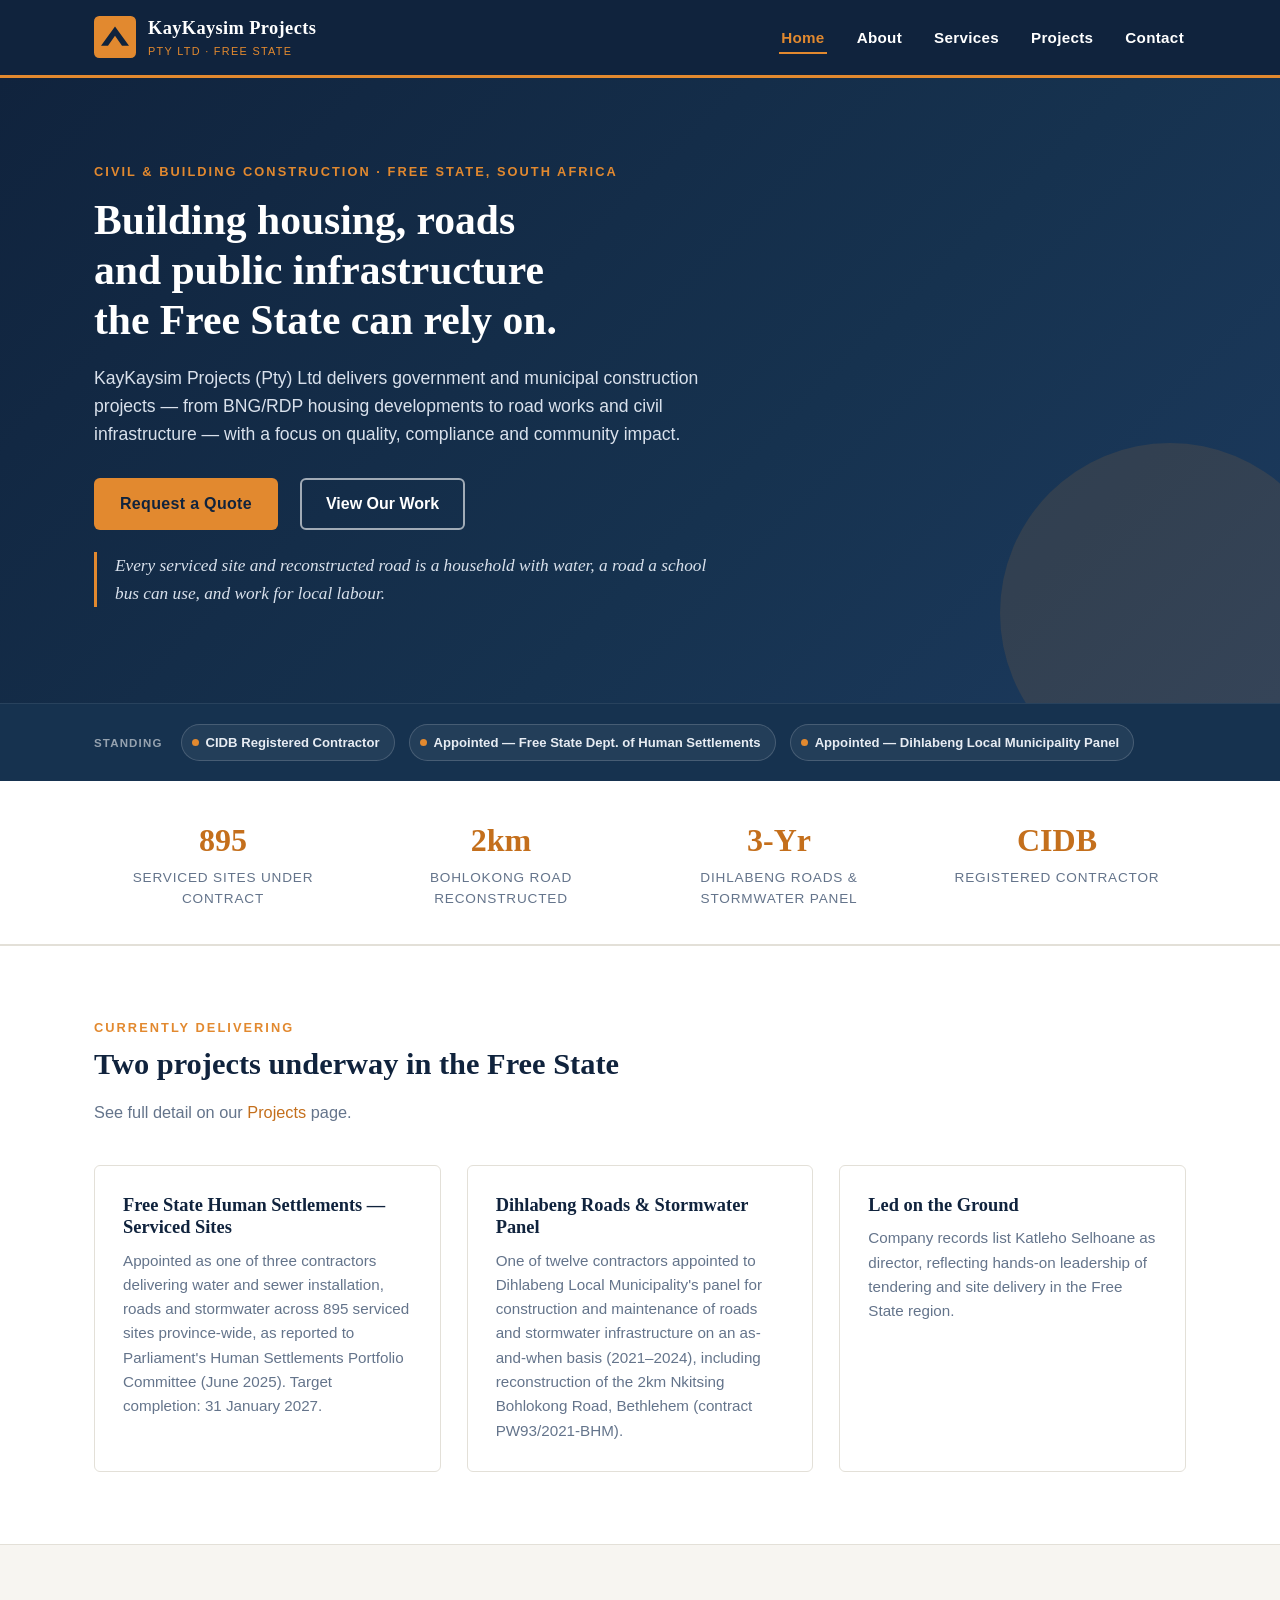
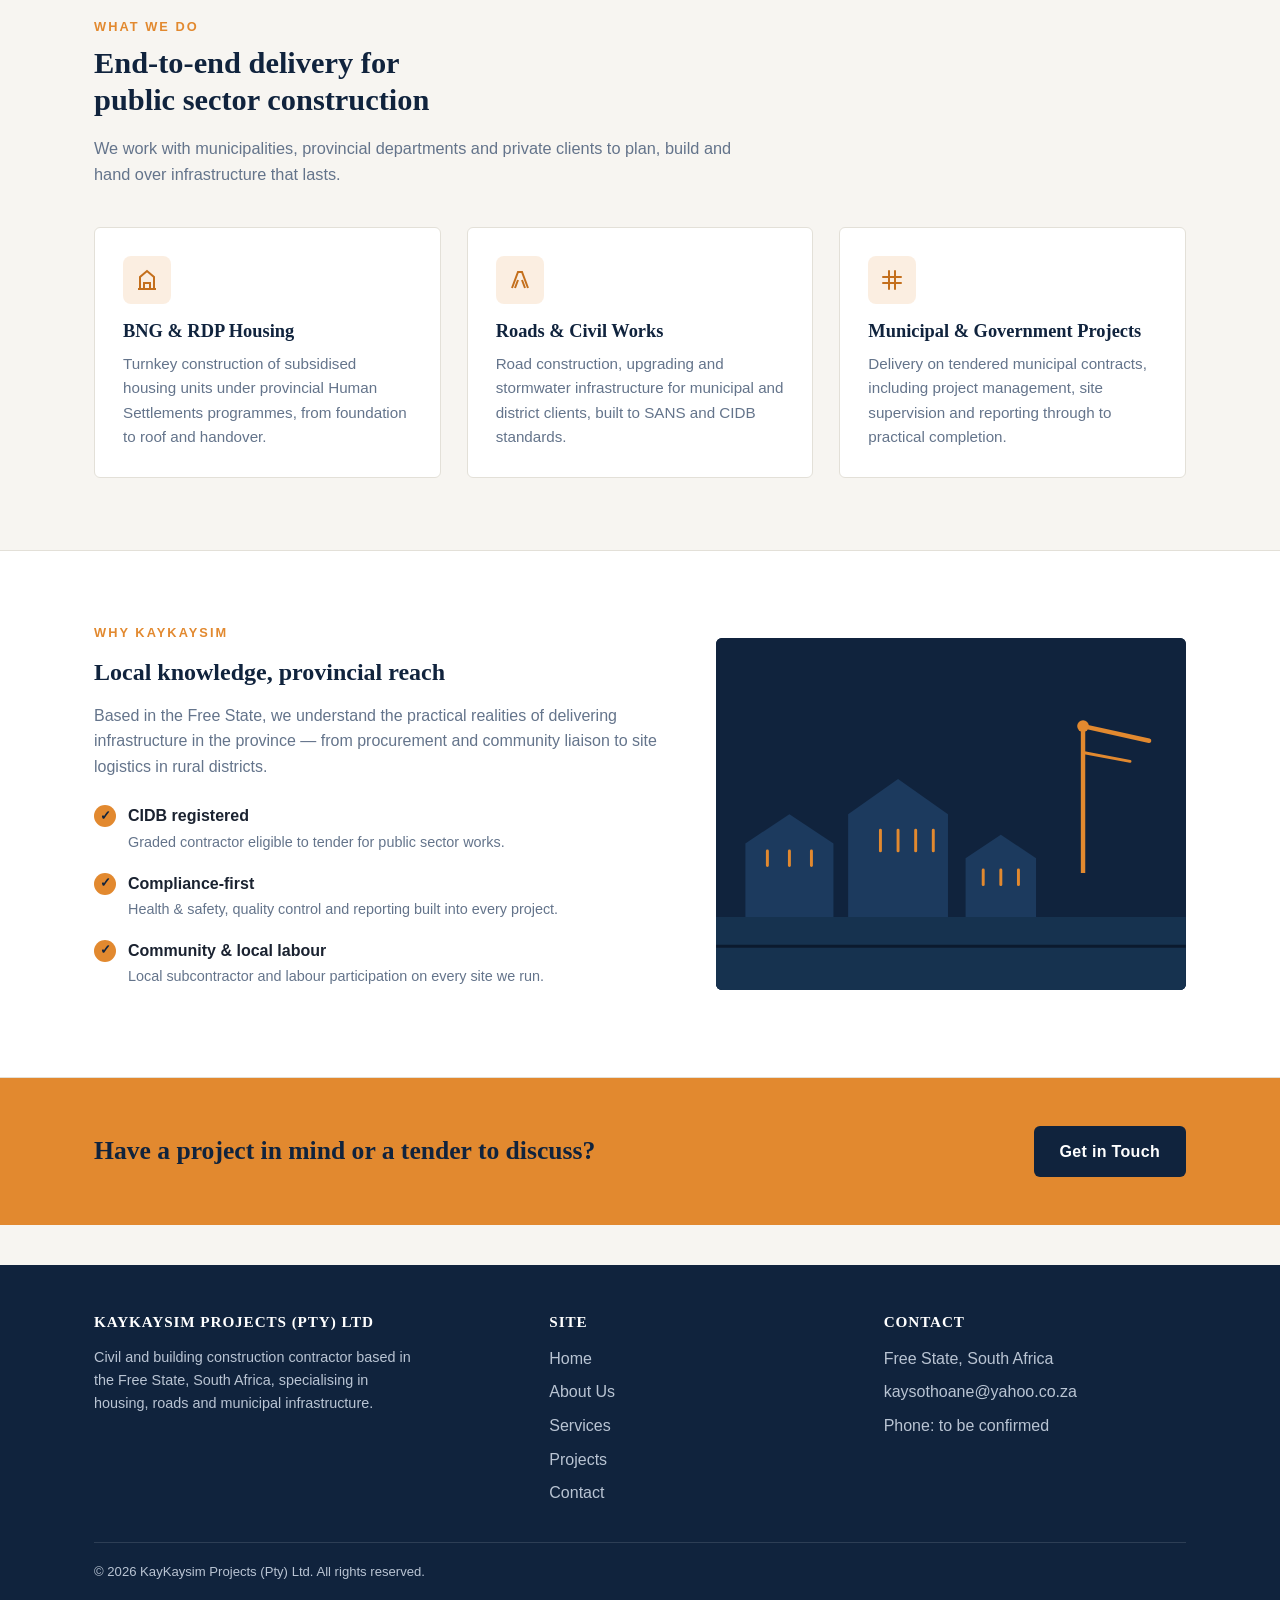
<file: index.html>
<!DOCTYPE html>
<html lang="en">
<head>
<meta charset="UTF-8">
<meta name="viewport" content="width=device-width, initial-scale=1.0">
<title>KayKaysim Projects (Pty) Ltd | Civil &amp; Building Contractors, Free State</title>
<meta name="description" content="KayKaysim Projects (Pty) Ltd is a Free State based civil and building construction contractor delivering housing, roads and municipal infrastructure across South Africa.">
<link rel="icon" type="image/svg+xml" href="data:image/svg+xml,<svg xmlns='http://www.w3.org/2000/svg' viewBox='0 0 48 48'><rect width='48' height='48' rx='8' fill='%23E2892F'/><path d='M8 34L24 12L40 34H32L24 22.5L16 34H8Z' fill='%2310233D'/></svg>">
<link rel="stylesheet" href="css/style.css">
</head>
<body>

<header class="site-header">
  <div class="wrap">
    <a class="brand" href="index.html">
      <svg class="brand-mark" viewBox="0 0 48 48" fill="none" xmlns="http://www.w3.org/2000/svg">
        <rect width="48" height="48" rx="6" fill="#E2892F"/>
        <path d="M8 34L24 12L40 34H32L24 22.5L16 34H8Z" fill="#10233D"/>
      </svg>
      <span class="brand-text">
        <span class="name">KayKaysim Projects</span>
        <span class="tag">Pty Ltd &middot; Free State</span>
      </span>
    </a>
    <button class="nav-toggle" aria-label="Toggle navigation">&#9776;</button>
    <nav class="main-nav">
      <ul>
        <li><a href="index.html" class="active">Home</a></li>
        <li><a href="about.html">About</a></li>
        <li><a href="services.html">Services</a></li>
        <li><a href="projects.html">Projects</a></li>
        <li><a href="contact.html">Contact</a></li>
      </ul>
    </nav>
  </div>
</header>

<section class="hero">
  <div class="wrap">
    <div class="eyebrow">Civil &amp; Building Construction &middot; Free State, South Africa</div>
    <h1>Building housing, roads and public infrastructure the Free State can rely on.</h1>
    <p class="lede">KayKaysim Projects (Pty) Ltd delivers government and municipal construction projects — from BNG/RDP housing developments to road works and civil infrastructure — with a focus on quality, compliance and community impact.</p>
    <div class="hero-actions">
      <a class="btn" href="contact.html">Request a Quote</a>
      <a class="btn-outline" href="projects.html">View Our Work</a>
    </div>
    <p class="mission-line">Every serviced site and reconstructed road is a household with water, a road a school bus can use, and work for local labour.</p>
  </div>
</section>

<section class="trust-bar">
  <div class="wrap">
    <span class="trust-label">Standing</span>
    <span class="badge-chip"><span class="dot"></span>CIDB Registered Contractor</span>
    <span class="badge-chip"><span class="dot"></span>Appointed &mdash; Free State Dept. of Human Settlements</span>
    <span class="badge-chip"><span class="dot"></span>Appointed &mdash; Dihlabeng Local Municipality Panel</span>
  </div>
</section>

<section class="stats">
  <div class="wrap">
    <div class="stat">
      <div class="num">895</div>
      <div class="label">Serviced Sites Under Contract</div>
    </div>
    <div class="stat">
      <div class="num">2km</div>
      <div class="label">Bohlokong Road Reconstructed</div>
    </div>
    <div class="stat">
      <div class="num">3-Yr</div>
      <div class="label">Dihlabeng Roads &amp; Stormwater Panel</div>
    </div>
    <div class="stat">
      <div class="num">CIDB</div>
      <div class="label">Registered Contractor</div>
    </div>
  </div>
</section>

<section class="block alt">
  <div class="wrap">
    <div class="section-head">
      <div class="eyebrow">Currently Delivering</div>
      <h2>Two projects underway in the Free State</h2>
      <p>See full detail on our <a href="projects.html">Projects</a> page.</p>
    </div>
    <div class="grid-3">
      <div class="card">
        <h3>Free State Human Settlements &mdash; Serviced Sites</h3>
        <p>Appointed as one of three contractors delivering water and sewer installation, roads and stormwater across 895 serviced sites province-wide, as reported to Parliament's Human Settlements Portfolio Committee (June 2025). Target completion: 31 January 2027.</p>
      </div>
      <div class="card">
        <h3>Dihlabeng Roads &amp; Stormwater Panel</h3>
        <p>One of twelve contractors appointed to Dihlabeng Local Municipality's panel for construction and maintenance of roads and stormwater infrastructure on an as-and-when basis (2021&ndash;2024), including reconstruction of the 2km Nkitsing Bohlokong Road, Bethlehem (contract PW93/2021-BHM).</p>
      </div>
      <div class="card">
        <h3>Led on the Ground</h3>
        <p>Company records list Katleho Selhoane as director, reflecting hands-on leadership of tendering and site delivery in the Free State region.</p>
      </div>
    </div>
  </div>
</section>

<section class="block">
  <div class="wrap">
    <div class="section-head">
      <div class="eyebrow">What We Do</div>
      <h2>End-to-end delivery for public sector construction</h2>
      <p>We work with municipalities, provincial departments and private clients to plan, build and hand over infrastructure that lasts.</p>
    </div>
    <div class="grid-3">
      <div class="card">
        <div class="icon-box">
          <svg viewBox="0 0 24 24" fill="none" stroke="currentColor" stroke-width="2"><path d="M3 21h18M5 21V9l7-6 7 6v12M9 21v-6h6v6"/></svg>
        </div>
        <h3>BNG &amp; RDP Housing</h3>
        <p>Turnkey construction of subsidised housing units under provincial Human Settlements programmes, from foundation to roof and handover.</p>
      </div>
      <div class="card">
        <div class="icon-box">
          <svg viewBox="0 0 24 24" fill="none" stroke="currentColor" stroke-width="2"><path d="M4 20l6-16h4l6 16M7 20l3-8M17 20l-3-8"/></svg>
        </div>
        <h3>Roads &amp; Civil Works</h3>
        <p>Road construction, upgrading and stormwater infrastructure for municipal and district clients, built to SANS and CIDB standards.</p>
      </div>
      <div class="card">
        <div class="icon-box">
          <svg viewBox="0 0 24 24" fill="none" stroke="currentColor" stroke-width="2"><path d="M3 9h18M3 15h18M9 3v18M15 3v18" stroke-linecap="round"/></svg>
        </div>
        <h3>Municipal &amp; Government Projects</h3>
        <p>Delivery on tendered municipal contracts, including project management, site supervision and reporting through to practical completion.</p>
      </div>
    </div>
  </div>
</section>

<section class="block alt">
  <div class="wrap grid-2">
    <div>
      <div class="eyebrow">Why KayKaysim</div>
      <h2>Local knowledge, provincial reach</h2>
      <p style="color:var(--steel); margin-bottom:24px;">Based in the Free State, we understand the practical realities of delivering infrastructure in the province — from procurement and community liaison to site logistics in rural districts.</p>
      <ul class="pillars">
        <li><span class="tick">&#10003;</span><div><strong>CIDB registered</strong><br><span style="color:var(--steel); font-size:0.9rem;">Graded contractor eligible to tender for public sector works.</span></div></li>
        <li><span class="tick">&#10003;</span><div><strong>Compliance-first</strong><br><span style="color:var(--steel); font-size:0.9rem;">Health &amp; safety, quality control and reporting built into every project.</span></div></li>
        <li><span class="tick">&#10003;</span><div><strong>Community &amp; local labour</strong><br><span style="color:var(--steel); font-size:0.9rem;">Local subcontractor and labour participation on every site we run.</span></div></li>
      </ul>
    </div>
    <div class="photo-block">
      <div class="pattern"></div>
      <svg viewBox="0 0 320 240" fill="none" xmlns="http://www.w3.org/2000/svg">
        <rect width="320" height="240" fill="#10233d"/>
        <path d="M0 190h320v50H0z" fill="#16324f"/>
        <path d="M20 190v-50l30-20 30 20v50z" fill="#1c3a5e"/>
        <path d="M90 190v-70l34-24 34 24v70z" fill="#1c3a5e"/>
        <path d="M170 190v-40l24-16 24 16v40z" fill="#1c3a5e"/>
        <g stroke="#e2892f" stroke-width="2" stroke-linecap="round">
          <path d="M35 155v-10M50 155v-10M65 155v-10"/>
          <path d="M112 145v-14M124 145v-14M136 145v-14M148 145v-14"/>
          <path d="M182 168v-10M194 168v-10M206 168v-10"/>
        </g>
        <path d="M250 60v100" stroke="#e2892f" stroke-width="3"/>
        <path d="M250 60l45 10" stroke="#e2892f" stroke-width="3" stroke-linecap="round"/>
        <path d="M250 78l32 6" stroke="#e2892f" stroke-width="2" stroke-linecap="round"/>
        <circle cx="250" cy="60" r="4" fill="#e2892f"/>
        <path d="M0 210h320" stroke="#0b1a2e" stroke-width="2"/>
      </svg>
    </div>
  </div>
</section>

<section class="cta-band">
  <div class="wrap">
    <h2>Have a project in mind or a tender to discuss?</h2>
    <a class="btn" href="contact.html">Get in Touch</a>
  </div>
</section>

<footer class="site-footer">
  <div class="wrap">
    <div class="footer-grid">
      <div>
        <h4>KayKaysim Projects (Pty) Ltd</h4>
        <p style="max-width:320px; font-size:0.9rem;">Civil and building construction contractor based in the Free State, South Africa, specialising in housing, roads and municipal infrastructure.</p>
      </div>
      <div>
        <h4>Site</h4>
        <ul>
          <li><a href="index.html">Home</a></li>
          <li><a href="about.html">About Us</a></li>
          <li><a href="services.html">Services</a></li>
          <li><a href="projects.html">Projects</a></li>
          <li><a href="contact.html">Contact</a></li>
        </ul>
      </div>
      <div>
        <h4>Contact</h4>
        <ul>
          <li>Free State, South Africa</li>
          <li>kaysothoane@yahoo.co.za</li>
          <li>Phone: to be confirmed</li>
        </ul>
      </div>
    </div>
    <div class="footer-bottom">
      <span>&copy; 2026 KayKaysim Projects (Pty) Ltd. All rights reserved.</span>
    </div>
  </div>
</footer>

<script src="js/script.js"></script>
</body>
</html>
</file>
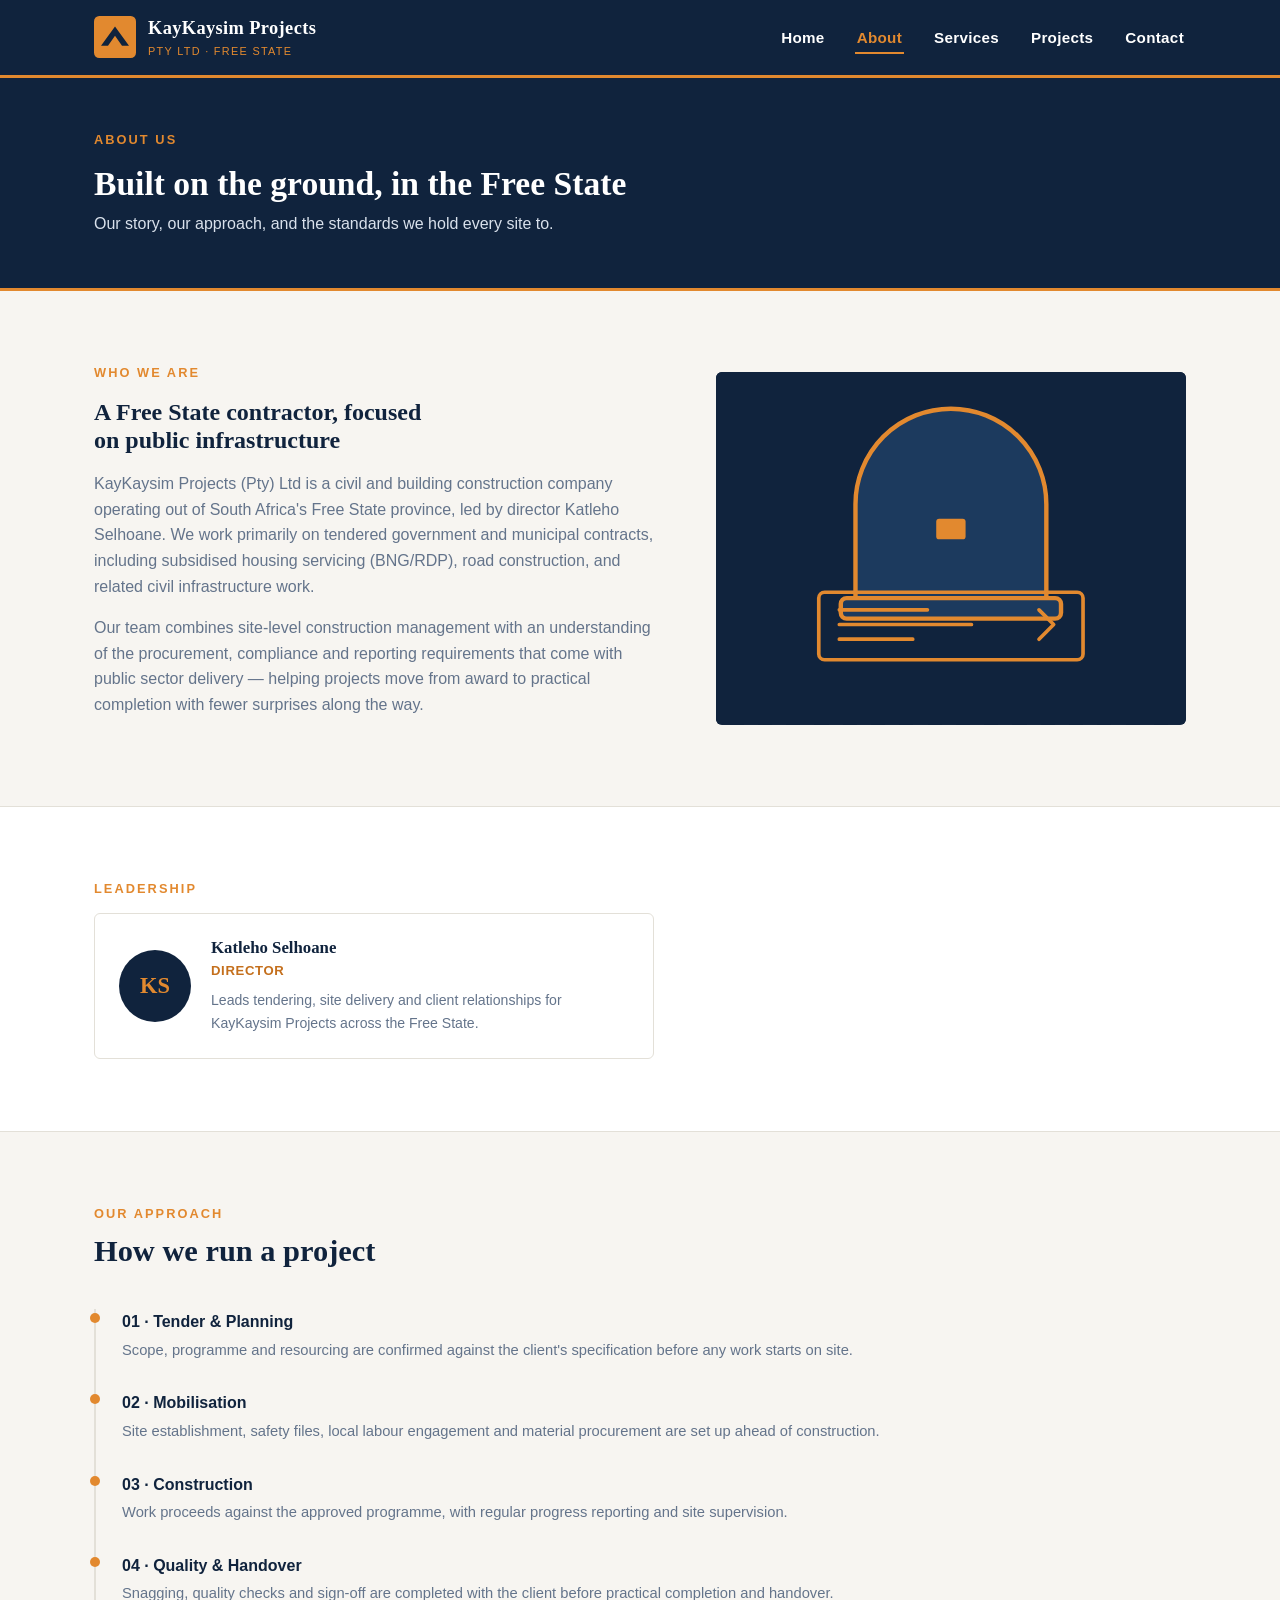
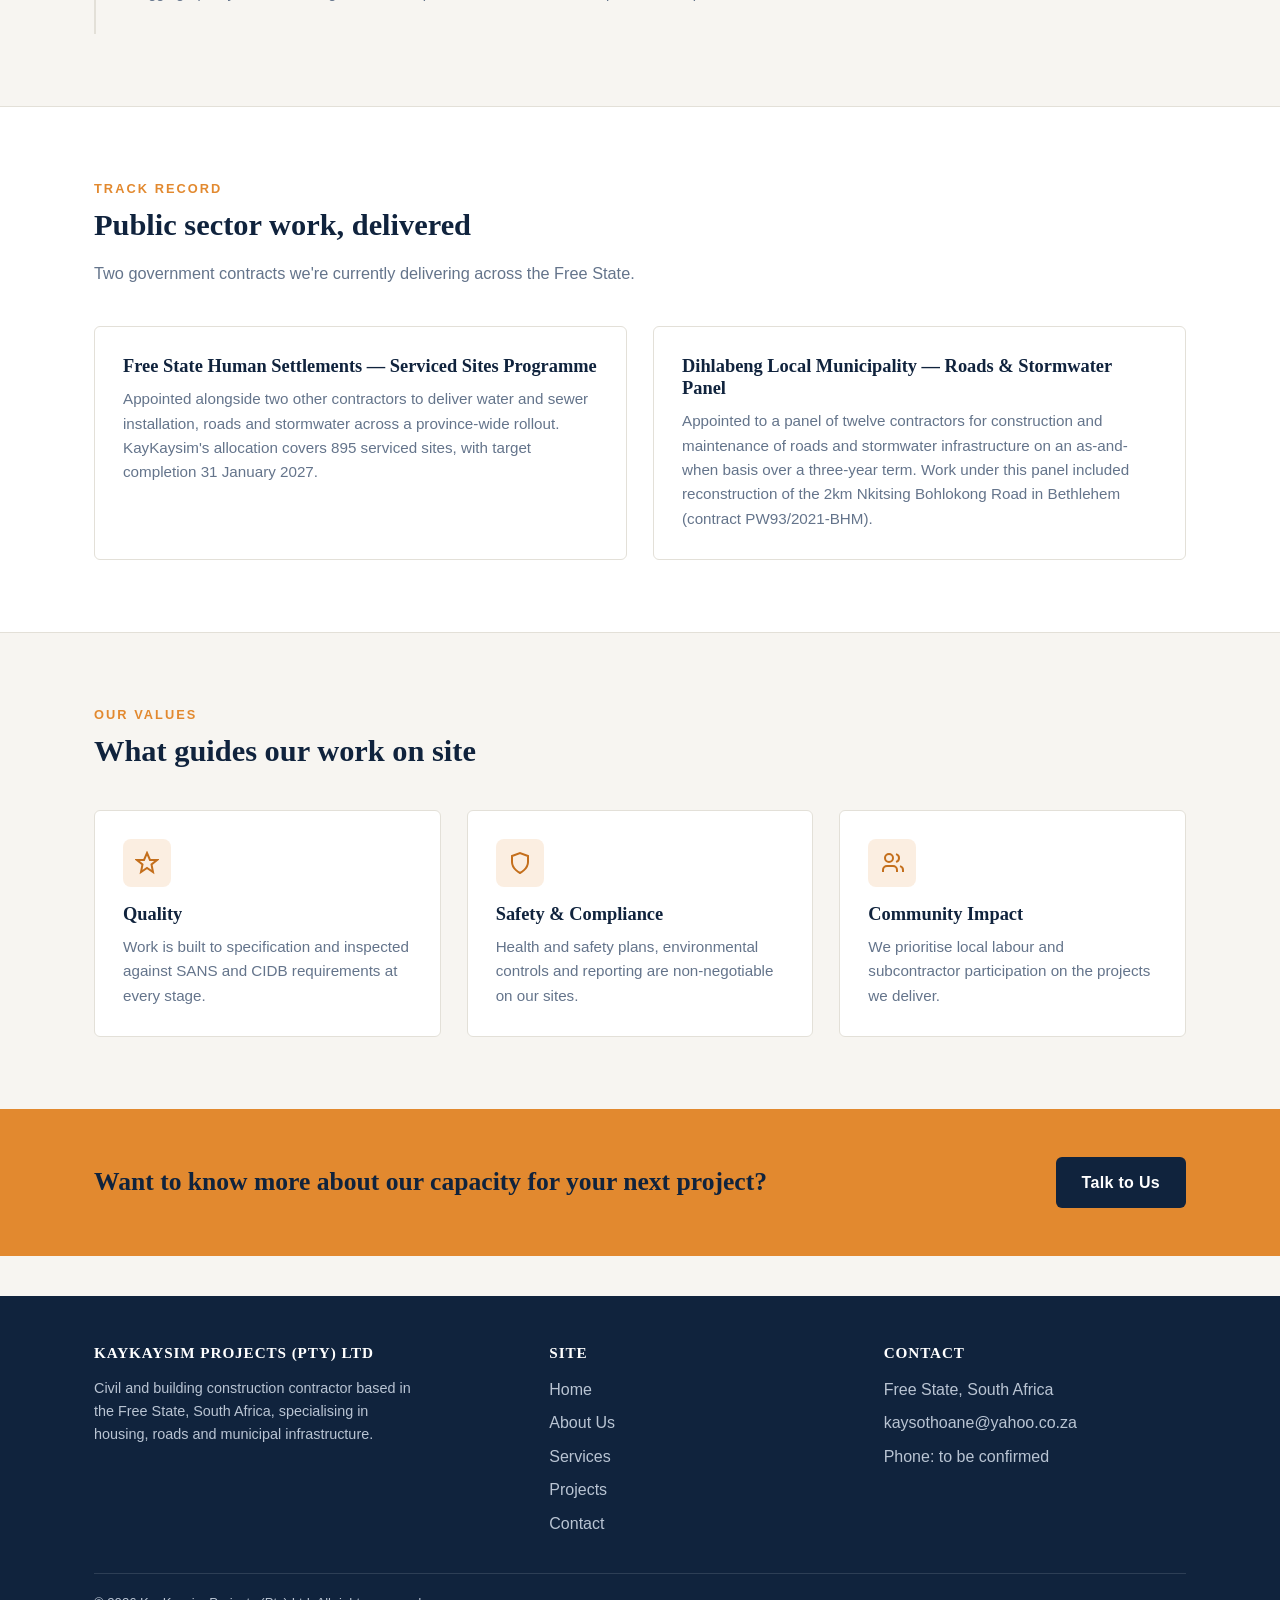
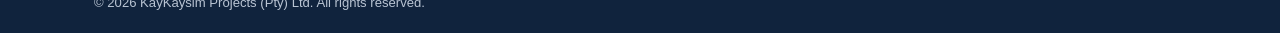
<file: about.html>
<!DOCTYPE html>
<html lang="en">
<head>
<meta charset="UTF-8">
<meta name="viewport" content="width=device-width, initial-scale=1.0">
<title>About Us | KayKaysim Projects (Pty) Ltd</title>
<meta name="description" content="Learn about KayKaysim Projects (Pty) Ltd, a Free State based civil and building construction contractor.">
<link rel="icon" type="image/svg+xml" href="data:image/svg+xml,<svg xmlns='http://www.w3.org/2000/svg' viewBox='0 0 48 48'><rect width='48' height='48' rx='8' fill='%23E2892F'/><path d='M8 34L24 12L40 34H32L24 22.5L16 34H8Z' fill='%2310233D'/></svg>">
<link rel="stylesheet" href="css/style.css">
</head>
<body>

<header class="site-header">
  <div class="wrap">
    <a class="brand" href="index.html">
      <svg class="brand-mark" viewBox="0 0 48 48" fill="none" xmlns="http://www.w3.org/2000/svg">
        <rect width="48" height="48" rx="6" fill="#E2892F"/>
        <path d="M8 34L24 12L40 34H32L24 22.5L16 34H8Z" fill="#10233D"/>
      </svg>
      <span class="brand-text">
        <span class="name">KayKaysim Projects</span>
        <span class="tag">Pty Ltd &middot; Free State</span>
      </span>
    </a>
    <button class="nav-toggle" aria-label="Toggle navigation">&#9776;</button>
    <nav class="main-nav">
      <ul>
        <li><a href="index.html">Home</a></li>
        <li><a href="about.html" class="active">About</a></li>
        <li><a href="services.html">Services</a></li>
        <li><a href="projects.html">Projects</a></li>
        <li><a href="contact.html">Contact</a></li>
      </ul>
    </nav>
  </div>
</header>

<div class="page-header">
  <div class="wrap">
    <div class="eyebrow">About Us</div>
    <h1>Built on the ground, in the Free State</h1>
    <p>Our story, our approach, and the standards we hold every site to.</p>
  </div>
</div>

<section class="block">
  <div class="wrap grid-2">
    <div>
      <div class="eyebrow">Who We Are</div>
      <h2>A Free State contractor, focused on public infrastructure</h2>
      <p style="color:var(--steel);">KayKaysim Projects (Pty) Ltd is a civil and building construction company operating out of South Africa's Free State province, led by director Katleho Selhoane. We work primarily on tendered government and municipal contracts, including subsidised housing servicing (BNG/RDP), road construction, and related civil infrastructure work.</p>
      <p style="color:var(--steel);">Our team combines site-level construction management with an understanding of the procurement, compliance and reporting requirements that come with public sector delivery — helping projects move from award to practical completion with fewer surprises along the way.</p>
    </div>
    <div class="photo-block">
      <div class="pattern"></div>
      <svg viewBox="0 0 320 240" fill="none" xmlns="http://www.w3.org/2000/svg">
        <rect width="320" height="240" fill="#10233d"/>
        <g transform="translate(95,60)">
          <path d="M0 100V30a65 65 0 01130 0v70z" fill="#1c3a5e" stroke="#e2892f" stroke-width="3"/>
          <rect x="-10" y="94" width="150" height="14" rx="4" fill="#1c3a5e" stroke="#e2892f" stroke-width="3"/>
          <rect x="55" y="40" width="20" height="14" rx="2" fill="#e2892f"/>
        </g>
        <g transform="translate(70,150)" stroke="#e2892f" stroke-width="2.5" stroke-linecap="round" stroke-linejoin="round" fill="none">
          <rect x="0" y="0" width="180" height="46" rx="4"/>
          <path d="M14 12h60M14 22h90M14 32h50"/>
          <path d="M150 12l10 10-10 10" />
        </g>
      </svg>
    </div>
  </div>
</section>

<section class="block alt">
  <div class="wrap">
    <div class="eyebrow">Leadership</div>
    <div class="leader-card" style="max-width:560px;">
      <div class="leader-avatar">KS</div>
      <div>
        <h3>Katleho Selhoane</h3>
        <span class="role">Director</span>
        <p>Leads tendering, site delivery and client relationships for KayKaysim Projects across the Free State.</p>
      </div>
    </div>
  </div>
</section>

<section class="block">
  <div class="wrap">
    <div class="section-head">
      <div class="eyebrow">Our Approach</div>
      <h2>How we run a project</h2>
    </div>
    <ol class="timeline">
      <li><span class="yr">01 &middot; Tender &amp; Planning</span><p>Scope, programme and resourcing are confirmed against the client's specification before any work starts on site.</p></li>
      <li><span class="yr">02 &middot; Mobilisation</span><p>Site establishment, safety files, local labour engagement and material procurement are set up ahead of construction.</p></li>
      <li><span class="yr">03 &middot; Construction</span><p>Work proceeds against the approved programme, with regular progress reporting and site supervision.</p></li>
      <li><span class="yr">04 &middot; Quality &amp; Handover</span><p>Snagging, quality checks and sign-off are completed with the client before practical completion and handover.</p></li>
    </ol>
  </div>
</section>

<section class="block alt">
  <div class="wrap">
    <div class="section-head">
      <div class="eyebrow">Track Record</div>
      <h2>Public sector work, delivered</h2>
      <p>Two government contracts we're currently delivering across the Free State.</p>
    </div>
    <div class="grid-pair">
      <div class="card">
        <h3>Free State Human Settlements &mdash; Serviced Sites Programme</h3>
        <p>Appointed alongside two other contractors to deliver water and sewer installation, roads and stormwater across a province-wide rollout. KayKaysim's allocation covers 895 serviced sites, with target completion 31 January 2027.</p>
      </div>
      <div class="card">
        <h3>Dihlabeng Local Municipality &mdash; Roads &amp; Stormwater Panel</h3>
        <p>Appointed to a panel of twelve contractors for construction and maintenance of roads and stormwater infrastructure on an as-and-when basis over a three-year term. Work under this panel included reconstruction of the 2km Nkitsing Bohlokong Road in Bethlehem (contract PW93/2021-BHM).</p>
      </div>
    </div>
  </div>
</section>

<section class="block">
  <div class="wrap">
    <div class="section-head">
      <div class="eyebrow">Our Values</div>
      <h2>What guides our work on site</h2>
    </div>
    <div class="grid-3">
      <div class="card">
        <div class="icon-box">
          <svg viewBox="0 0 24 24" fill="none" stroke="currentColor" stroke-width="2"><path d="M12 2l3 7h7l-5.5 4.5L18 21l-6-4-6 4 1.5-7.5L2 9h7z"/></svg>
        </div>
        <h3>Quality</h3>
        <p>Work is built to specification and inspected against SANS and CIDB requirements at every stage.</p>
      </div>
      <div class="card">
        <div class="icon-box">
          <svg viewBox="0 0 24 24" fill="none" stroke="currentColor" stroke-width="2"><path d="M12 22s8-4 8-11V5l-8-3-8 3v6c0 7 8 11 8 11z"/></svg>
        </div>
        <h3>Safety &amp; Compliance</h3>
        <p>Health and safety plans, environmental controls and reporting are non-negotiable on our sites.</p>
      </div>
      <div class="card">
        <div class="icon-box">
          <svg viewBox="0 0 24 24" fill="none" stroke="currentColor" stroke-width="2"><path d="M17 21v-2a4 4 0 00-4-4H7a4 4 0 00-4 4v2M13 7a4 4 0 11-8 0 4 4 0 018 0zM23 21v-2a4 4 0 00-3-3.87M16 3.13a4 4 0 010 7.75"/></svg>
        </div>
        <h3>Community Impact</h3>
        <p>We prioritise local labour and subcontractor participation on the projects we deliver.</p>
      </div>
    </div>
  </div>
</section>

<section class="cta-band">
  <div class="wrap">
    <h2>Want to know more about our capacity for your next project?</h2>
    <a class="btn" href="contact.html">Talk to Us</a>
  </div>
</section>

<footer class="site-footer">
  <div class="wrap">
    <div class="footer-grid">
      <div>
        <h4>KayKaysim Projects (Pty) Ltd</h4>
        <p style="max-width:320px; font-size:0.9rem;">Civil and building construction contractor based in the Free State, South Africa, specialising in housing, roads and municipal infrastructure.</p>
      </div>
      <div>
        <h4>Site</h4>
        <ul>
          <li><a href="index.html">Home</a></li>
          <li><a href="about.html">About Us</a></li>
          <li><a href="services.html">Services</a></li>
          <li><a href="projects.html">Projects</a></li>
          <li><a href="contact.html">Contact</a></li>
        </ul>
      </div>
      <div>
        <h4>Contact</h4>
        <ul>
          <li>Free State, South Africa</li>
          <li>kaysothoane@yahoo.co.za</li>
          <li>Phone: to be confirmed</li>
        </ul>
      </div>
    </div>
    <div class="footer-bottom">
      <span>&copy; 2026 KayKaysim Projects (Pty) Ltd. All rights reserved.</span>
    </div>
  </div>
</footer>

<script src="js/script.js"></script>
</body>
</html>
</file>
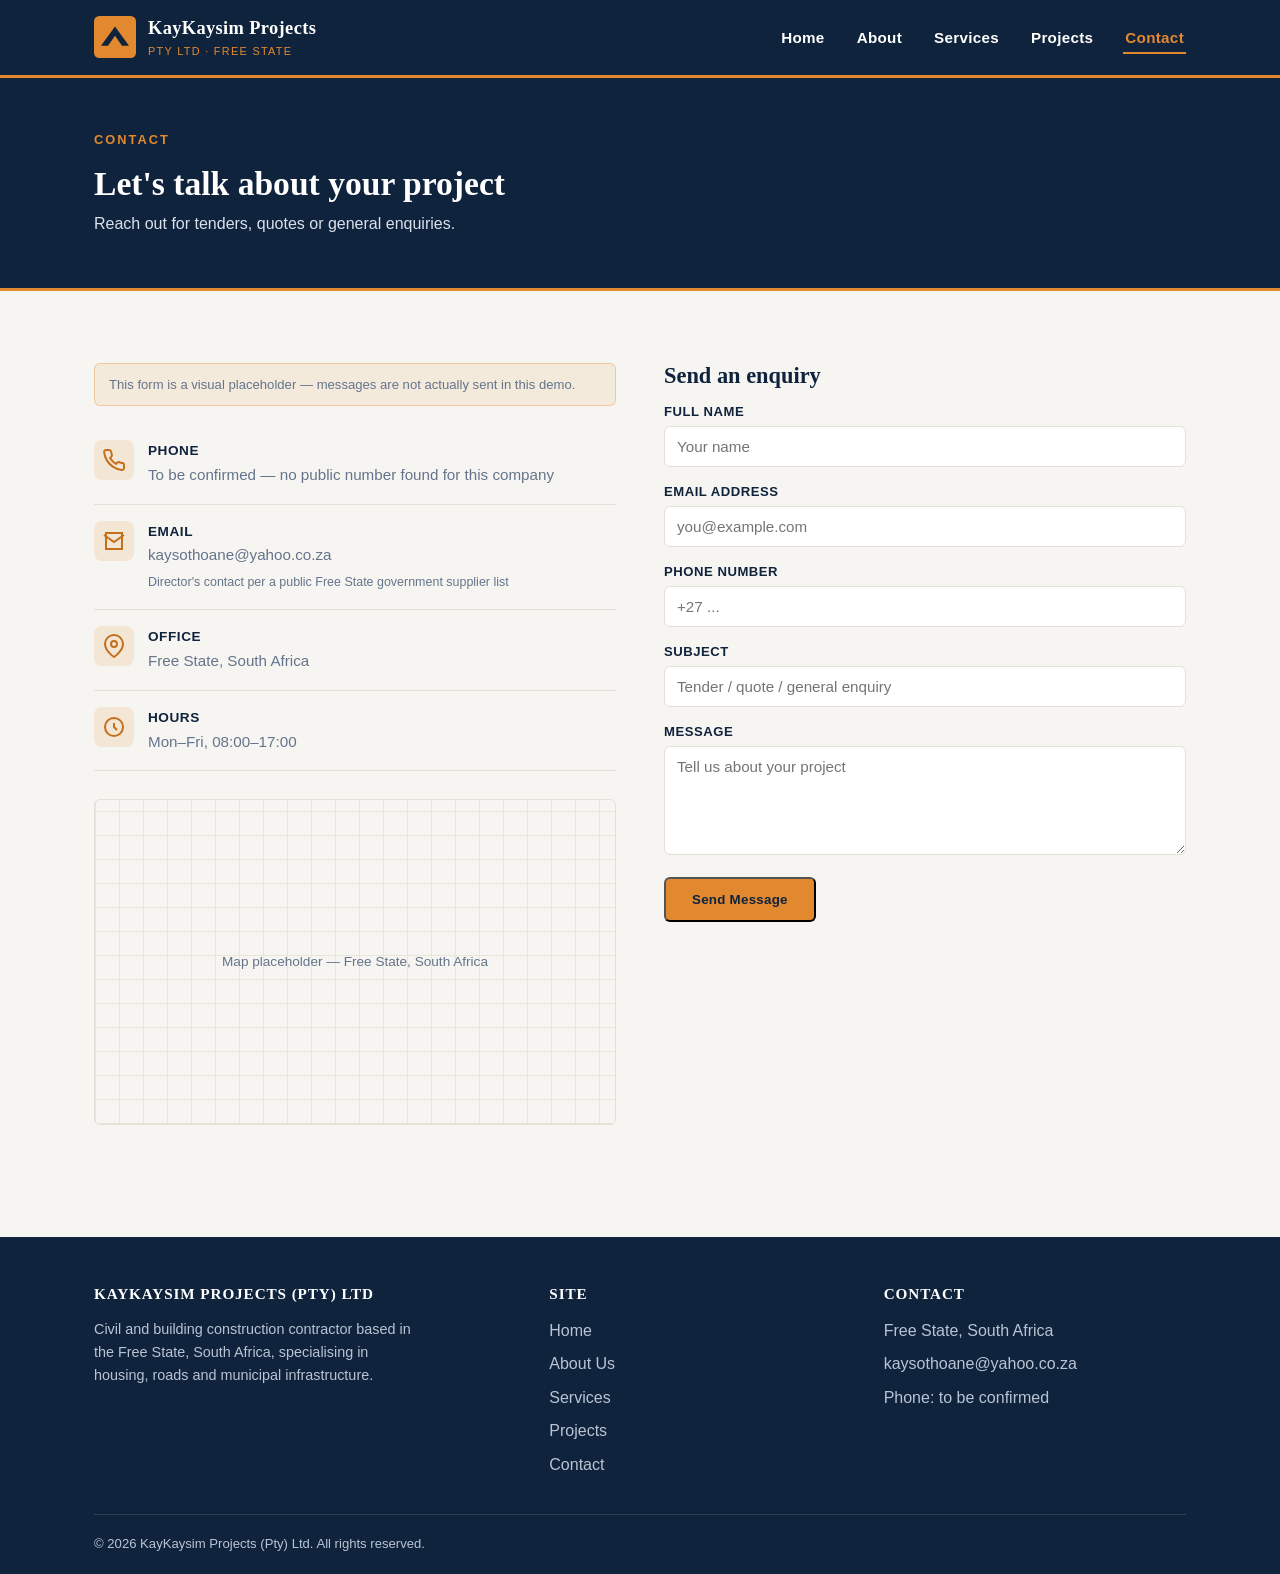
<file: contact.html>
<!DOCTYPE html>
<html lang="en">
<head>
<meta charset="UTF-8">
<meta name="viewport" content="width=device-width, initial-scale=1.0">
<title>Contact | KayKaysim Projects (Pty) Ltd</title>
<meta name="description" content="Get in touch with KayKaysim Projects (Pty) Ltd for construction, housing and civil infrastructure projects in the Free State.">
<link rel="icon" type="image/svg+xml" href="data:image/svg+xml,<svg xmlns='http://www.w3.org/2000/svg' viewBox='0 0 48 48'><rect width='48' height='48' rx='8' fill='%23E2892F'/><path d='M8 34L24 12L40 34H32L24 22.5L16 34H8Z' fill='%2310233D'/></svg>">
<link rel="stylesheet" href="css/style.css">
</head>
<body>

<header class="site-header">
  <div class="wrap">
    <a class="brand" href="index.html">
      <svg class="brand-mark" viewBox="0 0 48 48" fill="none" xmlns="http://www.w3.org/2000/svg">
        <rect width="48" height="48" rx="6" fill="#E2892F"/>
        <path d="M8 34L24 12L40 34H32L24 22.5L16 34H8Z" fill="#10233D"/>
      </svg>
      <span class="brand-text">
        <span class="name">KayKaysim Projects</span>
        <span class="tag">Pty Ltd &middot; Free State</span>
      </span>
    </a>
    <button class="nav-toggle" aria-label="Toggle navigation">&#9776;</button>
    <nav class="main-nav">
      <ul>
        <li><a href="index.html">Home</a></li>
        <li><a href="about.html">About</a></li>
        <li><a href="services.html">Services</a></li>
        <li><a href="projects.html">Projects</a></li>
        <li><a href="contact.html" class="active">Contact</a></li>
      </ul>
    </nav>
  </div>
</header>

<div class="page-header">
  <div class="wrap">
    <div class="eyebrow">Contact</div>
    <h1>Let's talk about your project</h1>
    <p>Reach out for tenders, quotes or general enquiries.</p>
  </div>
</div>

<section class="block">
  <div class="wrap contact-grid">
    <div>
      <div class="form-note">This form is a visual placeholder — messages are not actually sent in this demo.</div>
      <ul class="contact-list">
        <li>
          <div class="icon-box">
            <svg viewBox="0 0 24 24" fill="none" stroke="currentColor" stroke-width="2"><path d="M22 16.92v3a2 2 0 01-2.18 2 19.79 19.79 0 01-8.63-3.07 19.5 19.5 0 01-6-6 19.79 19.79 0 01-3.07-8.67A2 2 0 014.11 2h3a2 2 0 012 1.72 12.84 12.84 0 00.7 2.81 2 2 0 01-.45 2.11L8.09 9.91a16 16 0 006 6l1.27-1.27a2 2 0 012.11-.45 12.84 12.84 0 002.81.7A2 2 0 0122 16.92z"/></svg>
          </div>
          <div><strong>Phone</strong><span>To be confirmed &mdash; no public number found for this company</span></div>
        </li>
        <li>
          <div class="icon-box">
            <svg viewBox="0 0 24 24" fill="none" stroke="currentColor" stroke-width="2"><path d="M4 4h16v16H4z"/><path d="M22 6l-10 7L2 6"/></svg>
          </div>
          <div><strong>Email</strong><a href="mailto:kaysothoane@yahoo.co.za">kaysothoane@yahoo.co.za</a><br><span style="font-size:0.78rem;">Director's contact per a public Free State government supplier list</span></div>
        </li>
        <li>
          <div class="icon-box">
            <svg viewBox="0 0 24 24" fill="none" stroke="currentColor" stroke-width="2"><path d="M21 10c0 7-9 13-9 13s-9-6-9-13a9 9 0 0118 0z"/><circle cx="12" cy="10" r="3"/></svg>
          </div>
          <div><strong>Office</strong><span>Free State, South Africa</span></div>
        </li>
        <li>
          <div class="icon-box">
            <svg viewBox="0 0 24 24" fill="none" stroke="currentColor" stroke-width="2"><path d="M12 8v4l3 3"/><circle cx="12" cy="12" r="9"/></svg>
          </div>
          <div><strong>Hours</strong><span>Mon–Fri, 08:00–17:00</span></div>
        </li>
      </ul>
      <div class="map-frame">Map placeholder &mdash; Free State, South Africa</div>
    </div>

    <div>
      <h2 style="font-size:1.4rem;">Send an enquiry</h2>
      <form class="demo-form">
        <div>
          <label for="name">Full Name</label>
          <input id="name" type="text" placeholder="Your name" required>
        </div>
        <div>
          <label for="email">Email Address</label>
          <input id="email" type="email" placeholder="you@example.com" required>
        </div>
        <div>
          <label for="phone">Phone Number</label>
          <input id="phone" type="tel" placeholder="+27 ...">
        </div>
        <div>
          <label for="subject">Subject</label>
          <input id="subject" type="text" placeholder="Tender / quote / general enquiry">
        </div>
        <div>
          <label for="message">Message</label>
          <textarea id="message" rows="5" placeholder="Tell us about your project"></textarea>
        </div>
        <button class="btn" type="submit" style="align-self:flex-start;">Send Message</button>
      </form>
    </div>
  </div>
</section>

<footer class="site-footer">
  <div class="wrap">
    <div class="footer-grid">
      <div>
        <h4>KayKaysim Projects (Pty) Ltd</h4>
        <p style="max-width:320px; font-size:0.9rem;">Civil and building construction contractor based in the Free State, South Africa, specialising in housing, roads and municipal infrastructure.</p>
      </div>
      <div>
        <h4>Site</h4>
        <ul>
          <li><a href="index.html">Home</a></li>
          <li><a href="about.html">About Us</a></li>
          <li><a href="services.html">Services</a></li>
          <li><a href="projects.html">Projects</a></li>
          <li><a href="contact.html">Contact</a></li>
        </ul>
      </div>
      <div>
        <h4>Contact</h4>
        <ul>
          <li>Free State, South Africa</li>
          <li>kaysothoane@yahoo.co.za</li>
          <li>Phone: to be confirmed</li>
        </ul>
      </div>
    </div>
    <div class="footer-bottom">
      <span>&copy; 2026 KayKaysim Projects (Pty) Ltd. All rights reserved.</span>
    </div>
  </div>
</footer>

<script src="js/script.js"></script>
</body>
</html>
</file>
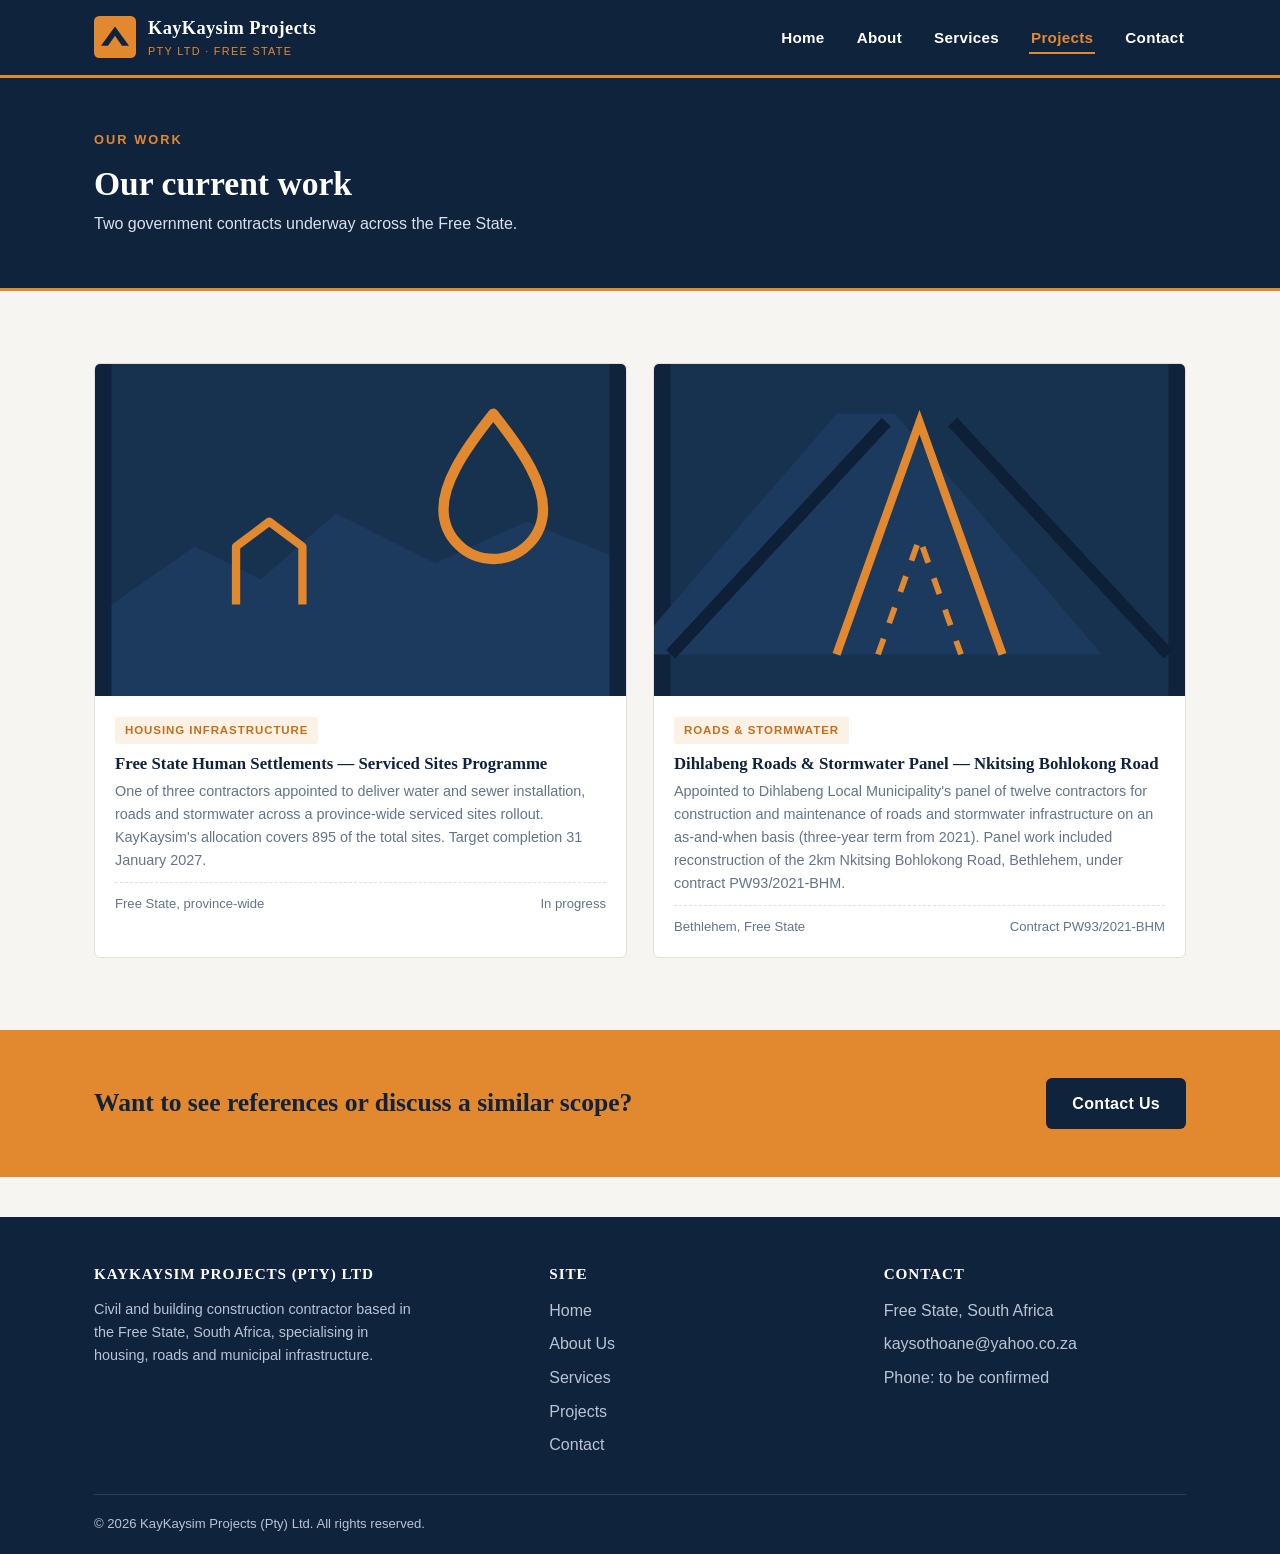
<file: projects.html>
<!DOCTYPE html>
<html lang="en">
<head>
<meta charset="UTF-8">
<meta name="viewport" content="width=device-width, initial-scale=1.0">
<title>Projects | KayKaysim Projects (Pty) Ltd</title>
<meta name="description" content="Current housing, roads and civil infrastructure projects delivered by KayKaysim Projects (Pty) Ltd.">
<link rel="icon" type="image/svg+xml" href="data:image/svg+xml,<svg xmlns='http://www.w3.org/2000/svg' viewBox='0 0 48 48'><rect width='48' height='48' rx='8' fill='%23E2892F'/><path d='M8 34L24 12L40 34H32L24 22.5L16 34H8Z' fill='%2310233D'/></svg>">
<link rel="stylesheet" href="css/style.css">
</head>
<body>

<header class="site-header">
  <div class="wrap">
    <a class="brand" href="index.html">
      <svg class="brand-mark" viewBox="0 0 48 48" fill="none" xmlns="http://www.w3.org/2000/svg">
        <rect width="48" height="48" rx="6" fill="#E2892F"/>
        <path d="M8 34L24 12L40 34H32L24 22.5L16 34H8Z" fill="#10233D"/>
      </svg>
      <span class="brand-text">
        <span class="name">KayKaysim Projects</span>
        <span class="tag">Pty Ltd &middot; Free State</span>
      </span>
    </a>
    <button class="nav-toggle" aria-label="Toggle navigation">&#9776;</button>
    <nav class="main-nav">
      <ul>
        <li><a href="index.html">Home</a></li>
        <li><a href="about.html">About</a></li>
        <li><a href="services.html">Services</a></li>
        <li><a href="projects.html" class="active">Projects</a></li>
        <li><a href="contact.html">Contact</a></li>
      </ul>
    </nav>
  </div>
</header>

<div class="page-header">
  <div class="wrap">
    <div class="eyebrow">Our Work</div>
    <h1>Our current work</h1>
    <p>Two government contracts underway across the Free State.</p>
  </div>
</div>

<section class="block">
  <div class="wrap">
    <div class="grid-pair" style="align-items:stretch;">

      <div class="project-card">
        <div class="project-thumb">
          <svg viewBox="0 0 120 80" fill="none" xmlns="http://www.w3.org/2000/svg">
            <rect width="120" height="80" fill="#16324f"/>
            <path d="M0 58l20-14 16 8 18-16 24 12 22-10 20 8v34H0z" fill="#1c3a5e"/>
            <path d="M92 12c8 10 12 17 12 23a12 12 0 01-24 0c0-6 4-13 12-23z" fill="none" stroke="#e2892f" stroke-width="2.5" stroke-linejoin="round"/>
            <path d="M30 58V44l8-6 8 6v14" stroke="#e2892f" stroke-width="2" fill="none" stroke-linejoin="round"/>
          </svg>
        </div>
        <div class="project-body">
          <span class="project-tag">Housing Infrastructure</span>
          <h3>Free State Human Settlements &mdash; Serviced Sites Programme</h3>
          <p>One of three contractors appointed to deliver water and sewer installation, roads and stormwater across a province-wide serviced sites rollout. KayKaysim's allocation covers 895 of the total sites. Target completion 31 January 2027.</p>
          <div class="project-meta"><span>Free State, province-wide</span><span>In progress</span></div>
        </div>
      </div>

      <div class="project-card">
        <div class="project-thumb">
          <svg viewBox="0 0 120 80" fill="none" xmlns="http://www.w3.org/2000/svg">
            <rect width="120" height="80" fill="#16324f"/>
            <path d="M-10 70L40 12h14L104 70z" fill="#1c3a5e"/>
            <path d="M0 70L52 14M120 70L68 14" stroke="#0d2038" stroke-width="3"/>
            <path d="M40 70l20-56 20 56" stroke="#e2892f" stroke-width="2" fill="none"/>
            <path d="M50 70l10-28 10 28" stroke="#e2892f" stroke-width="1.4" stroke-dasharray="4 4" fill="none"/>
          </svg>
        </div>
        <div class="project-body">
          <span class="project-tag">Roads &amp; Stormwater</span>
          <h3>Dihlabeng Roads &amp; Stormwater Panel &mdash; Nkitsing Bohlokong Road</h3>
          <p>Appointed to Dihlabeng Local Municipality's panel of twelve contractors for construction and maintenance of roads and stormwater infrastructure on an as-and-when basis (three-year term from 2021). Panel work included reconstruction of the 2km Nkitsing Bohlokong Road, Bethlehem, under contract PW93/2021-BHM.</p>
          <div class="project-meta"><span>Bethlehem, Free State</span><span>Contract PW93/2021-BHM</span></div>
        </div>
      </div>

    </div>
  </div>
</section>

<section class="cta-band">
  <div class="wrap">
    <h2>Want to see references or discuss a similar scope?</h2>
    <a class="btn" href="contact.html">Contact Us</a>
  </div>
</section>

<footer class="site-footer">
  <div class="wrap">
    <div class="footer-grid">
      <div>
        <h4>KayKaysim Projects (Pty) Ltd</h4>
        <p style="max-width:320px; font-size:0.9rem;">Civil and building construction contractor based in the Free State, South Africa, specialising in housing, roads and municipal infrastructure.</p>
      </div>
      <div>
        <h4>Site</h4>
        <ul>
          <li><a href="index.html">Home</a></li>
          <li><a href="about.html">About Us</a></li>
          <li><a href="services.html">Services</a></li>
          <li><a href="projects.html">Projects</a></li>
          <li><a href="contact.html">Contact</a></li>
        </ul>
      </div>
      <div>
        <h4>Contact</h4>
        <ul>
          <li>Free State, South Africa</li>
          <li>kaysothoane@yahoo.co.za</li>
          <li>Phone: to be confirmed</li>
        </ul>
      </div>
    </div>
    <div class="footer-bottom">
      <span>&copy; 2026 KayKaysim Projects (Pty) Ltd. All rights reserved.</span>
    </div>
  </div>
</footer>

<script src="js/script.js"></script>
</body>
</html>
</file>
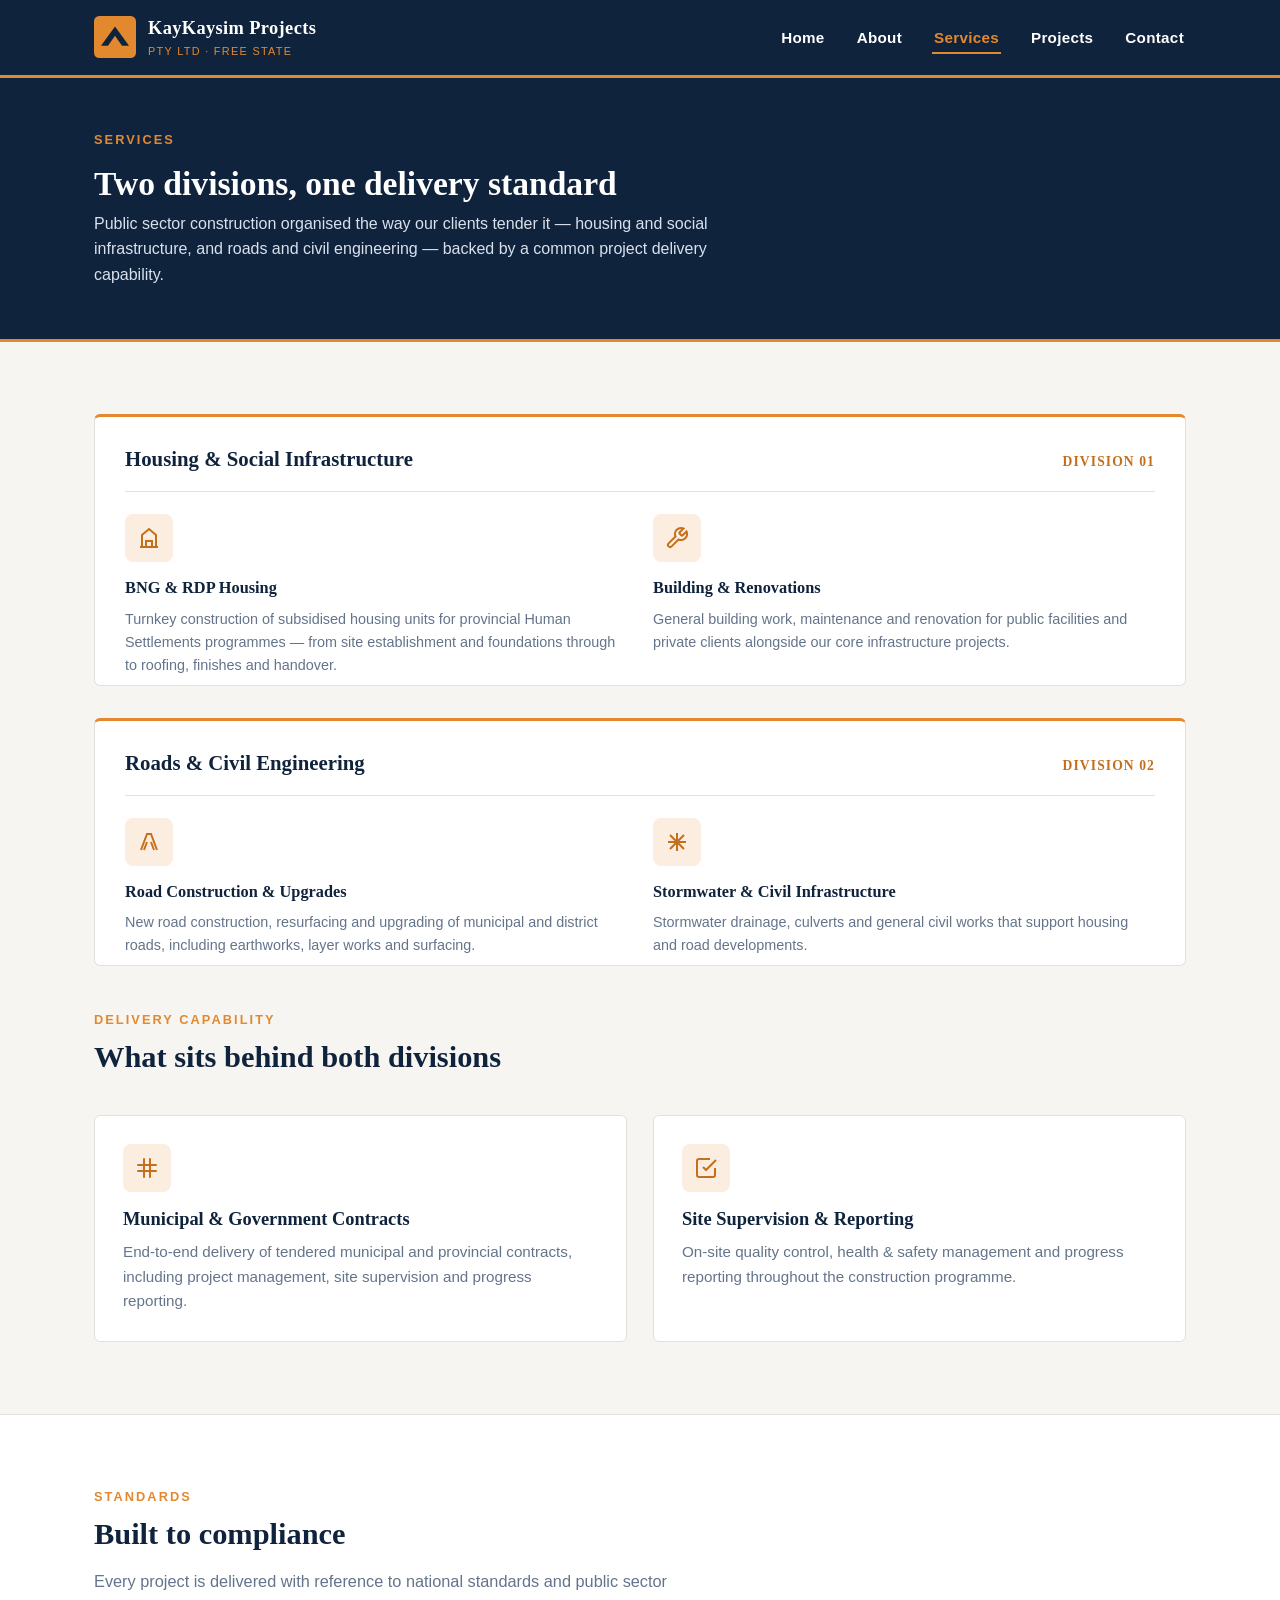
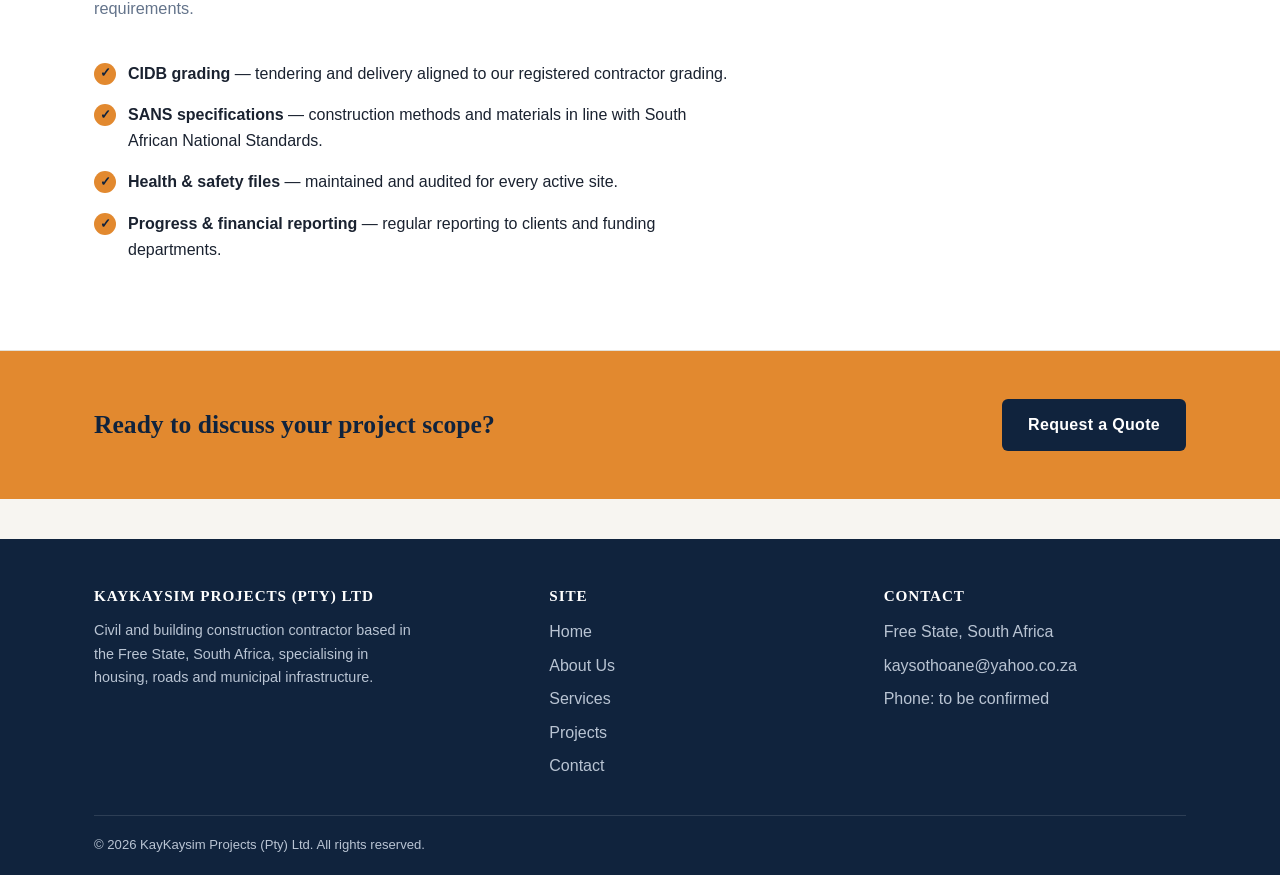
<file: services.html>
<!DOCTYPE html>
<html lang="en">
<head>
<meta charset="UTF-8">
<meta name="viewport" content="width=device-width, initial-scale=1.0">
<title>Services | KayKaysim Projects (Pty) Ltd</title>
<meta name="description" content="Construction services offered by KayKaysim Projects (Pty) Ltd: housing, roads, civil infrastructure and municipal project delivery.">
<link rel="icon" type="image/svg+xml" href="data:image/svg+xml,<svg xmlns='http://www.w3.org/2000/svg' viewBox='0 0 48 48'><rect width='48' height='48' rx='8' fill='%23E2892F'/><path d='M8 34L24 12L40 34H32L24 22.5L16 34H8Z' fill='%2310233D'/></svg>">
<link rel="stylesheet" href="css/style.css">
</head>
<body>

<header class="site-header">
  <div class="wrap">
    <a class="brand" href="index.html">
      <svg class="brand-mark" viewBox="0 0 48 48" fill="none" xmlns="http://www.w3.org/2000/svg">
        <rect width="48" height="48" rx="6" fill="#E2892F"/>
        <path d="M8 34L24 12L40 34H32L24 22.5L16 34H8Z" fill="#10233D"/>
      </svg>
      <span class="brand-text">
        <span class="name">KayKaysim Projects</span>
        <span class="tag">Pty Ltd &middot; Free State</span>
      </span>
    </a>
    <button class="nav-toggle" aria-label="Toggle navigation">&#9776;</button>
    <nav class="main-nav">
      <ul>
        <li><a href="index.html">Home</a></li>
        <li><a href="about.html">About</a></li>
        <li><a href="services.html" class="active">Services</a></li>
        <li><a href="projects.html">Projects</a></li>
        <li><a href="contact.html">Contact</a></li>
      </ul>
    </nav>
  </div>
</header>

<div class="page-header">
  <div class="wrap">
    <div class="eyebrow">Services</div>
    <h1>Two divisions, one delivery standard</h1>
    <p>Public sector construction organised the way our clients tender it &mdash; housing and social infrastructure, and roads and civil engineering &mdash; backed by a common project delivery capability.</p>
  </div>
</div>

<section class="block">
  <div class="wrap">

    <div class="division">
      <div class="division-head">
        <h3>Housing &amp; Social Infrastructure</h3>
        <span class="division-index">Division 01</span>
      </div>
      <div class="grid-pair">
        <div class="card">
          <div class="icon-box">
            <svg viewBox="0 0 24 24" fill="none" stroke="currentColor" stroke-width="2"><path d="M3 21h18M5 21V9l7-6 7 6v12M9 21v-6h6v6"/></svg>
          </div>
          <h3>BNG &amp; RDP Housing</h3>
          <p>Turnkey construction of subsidised housing units for provincial Human Settlements programmes — from site establishment and foundations through to roofing, finishes and handover.</p>
        </div>
        <div class="card">
          <div class="icon-box">
            <svg viewBox="0 0 24 24" fill="none" stroke="currentColor" stroke-width="2"><path d="M14.7 6.3a1 1 0 000 1.4l1.6 1.6a1 1 0 001.4 0l3.77-3.77a6 6 0 01-7.94 7.94l-6.91 6.91a2.12 2.12 0 01-3-3l6.91-6.91a6 6 0 017.94-7.94l-3.76 3.76z"/></svg>
          </div>
          <h3>Building &amp; Renovations</h3>
          <p>General building work, maintenance and renovation for public facilities and private clients alongside our core infrastructure projects.</p>
        </div>
      </div>
    </div>

    <div class="division">
      <div class="division-head">
        <h3>Roads &amp; Civil Engineering</h3>
        <span class="division-index">Division 02</span>
      </div>
      <div class="grid-pair">
        <div class="card">
          <div class="icon-box">
            <svg viewBox="0 0 24 24" fill="none" stroke="currentColor" stroke-width="2"><path d="M4 20l6-16h4l6 16M7 20l3-8M17 20l-3-8"/></svg>
          </div>
          <h3>Road Construction &amp; Upgrades</h3>
          <p>New road construction, resurfacing and upgrading of municipal and district roads, including earthworks, layer works and surfacing.</p>
        </div>
        <div class="card">
          <div class="icon-box">
            <svg viewBox="0 0 24 24" fill="none" stroke="currentColor" stroke-width="2"><path d="M12 3v18M3 12h18M5 5l14 14M19 5L5 19"/></svg>
          </div>
          <h3>Stormwater &amp; Civil Infrastructure</h3>
          <p>Stormwater drainage, culverts and general civil works that support housing and road developments.</p>
        </div>
      </div>
    </div>

    <div class="section-head" style="margin-top:44px;">
      <div class="eyebrow">Delivery Capability</div>
      <h2>What sits behind both divisions</h2>
    </div>
    <div class="grid-pair">
      <div class="card">
        <div class="icon-box">
          <svg viewBox="0 0 24 24" fill="none" stroke="currentColor" stroke-width="2"><path d="M3 9h18M3 15h18M9 3v18M15 3v18" stroke-linecap="round"/></svg>
        </div>
        <h3>Municipal &amp; Government Contracts</h3>
        <p>End-to-end delivery of tendered municipal and provincial contracts, including project management, site supervision and progress reporting.</p>
      </div>
      <div class="card">
        <div class="icon-box">
          <svg viewBox="0 0 24 24" fill="none" stroke="currentColor" stroke-width="2"><path d="M9 11l3 3L22 4M21 12v7a2 2 0 01-2 2H5a2 2 0 01-2-2V5a2 2 0 012-2h11"/></svg>
        </div>
        <h3>Site Supervision &amp; Reporting</h3>
        <p>On-site quality control, health &amp; safety management and progress reporting throughout the construction programme.</p>
      </div>
    </div>

  </div>
</section>

<section class="block alt">
  <div class="wrap">
    <div class="section-head">
      <div class="eyebrow">Standards</div>
      <h2>Built to compliance</h2>
      <p>Every project is delivered with reference to national standards and public sector requirements.</p>
    </div>
    <ul class="pillars" style="max-width:640px;">
      <li><span class="tick">&#10003;</span><div><strong>CIDB grading</strong> — tendering and delivery aligned to our registered contractor grading.</div></li>
      <li><span class="tick">&#10003;</span><div><strong>SANS specifications</strong> — construction methods and materials in line with South African National Standards.</div></li>
      <li><span class="tick">&#10003;</span><div><strong>Health &amp; safety files</strong> — maintained and audited for every active site.</div></li>
      <li><span class="tick">&#10003;</span><div><strong>Progress &amp; financial reporting</strong> — regular reporting to clients and funding departments.</div></li>
    </ul>
  </div>
</section>

<section class="cta-band">
  <div class="wrap">
    <h2>Ready to discuss your project scope?</h2>
    <a class="btn" href="contact.html">Request a Quote</a>
  </div>
</section>

<footer class="site-footer">
  <div class="wrap">
    <div class="footer-grid">
      <div>
        <h4>KayKaysim Projects (Pty) Ltd</h4>
        <p style="max-width:320px; font-size:0.9rem;">Civil and building construction contractor based in the Free State, South Africa, specialising in housing, roads and municipal infrastructure.</p>
      </div>
      <div>
        <h4>Site</h4>
        <ul>
          <li><a href="index.html">Home</a></li>
          <li><a href="about.html">About Us</a></li>
          <li><a href="services.html">Services</a></li>
          <li><a href="projects.html">Projects</a></li>
          <li><a href="contact.html">Contact</a></li>
        </ul>
      </div>
      <div>
        <h4>Contact</h4>
        <ul>
          <li>Free State, South Africa</li>
          <li>kaysothoane@yahoo.co.za</li>
          <li>Phone: to be confirmed</li>
        </ul>
      </div>
    </div>
    <div class="footer-bottom">
      <span>&copy; 2026 KayKaysim Projects (Pty) Ltd. All rights reserved.</span>
    </div>
  </div>
</footer>

<script src="js/script.js"></script>
</body>
</html>
</file>
<file: css/style.css>
/* KayKaysim Projects (Pty) Ltd — demo site styles */

:root {
  --navy: #10233d;
  --navy-light: #16324f;
  --amber: #e2892f;
  --amber-dark: #c46f1c;
  --steel: #64748b;
  --ink: #1a2230;
  --paper: #f7f5f1;
  --white: #ffffff;
  --border: #e3e0d8;
  --max: 1140px;
  --radius: 6px;
  font-size: 16px;
}

* { box-sizing: border-box; }

html, body {
  margin: 0;
  padding: 0;
}

body {
  font-family: "Segoe UI", Roboto, Helvetica, Arial, sans-serif;
  color: var(--ink);
  background: var(--paper);
  line-height: 1.6;
}

h1, h2, h3, h4 {
  font-family: Georgia, "Times New Roman", serif;
  color: var(--navy);
  line-height: 1.2;
  margin: 0 0 0.5em;
}
h1, h2 { text-wrap: balance; }

a:focus-visible,
button:focus-visible,
input:focus-visible,
textarea:focus-visible {
  outline: 2px solid var(--amber);
  outline-offset: 2px;
}

a {
  color: var(--amber-dark);
  text-decoration: none;
}
a:hover { text-decoration: underline; }

img { max-width: 100%; display: block; }

.wrap {
  max-width: var(--max);
  margin: 0 auto;
  padding: 0 24px;
}

/* Header */
.site-header {
  background: var(--navy);
  color: var(--white);
  position: sticky;
  top: 0;
  z-index: 50;
  border-bottom: 3px solid var(--amber);
}

.site-header .wrap {
  display: flex;
  align-items: center;
  justify-content: space-between;
  padding-top: 14px;
  padding-bottom: 14px;
}

.brand {
  display: flex;
  align-items: center;
  gap: 12px;
  color: var(--white);
}

.brand:hover { text-decoration: none; }

.brand-mark {
  width: 42px;
  height: 42px;
  flex-shrink: 0;
}

.brand-text .name {
  font-family: Georgia, serif;
  font-weight: 700;
  font-size: 1.15rem;
  letter-spacing: 0.02em;
  display: block;
}

.brand-text .tag {
  font-size: 0.68rem;
  letter-spacing: 0.12em;
  text-transform: uppercase;
  color: var(--amber);
  display: block;
}

nav.main-nav ul {
  list-style: none;
  display: flex;
  gap: 28px;
  margin: 0;
  padding: 0;
}

nav.main-nav a {
  color: var(--white);
  font-size: 0.95rem;
  font-weight: 600;
  letter-spacing: 0.02em;
  padding: 6px 2px;
  border-bottom: 2px solid transparent;
}

nav.main-nav a:hover,
nav.main-nav a.active {
  color: var(--amber);
  text-decoration: none;
  border-bottom-color: var(--amber);
}

.nav-toggle {
  display: none;
  background: none;
  border: 1px solid rgba(255,255,255,0.4);
  border-radius: var(--radius);
  color: var(--white);
  padding: 8px 10px;
  font-size: 1rem;
}

/* Hero */
.hero {
  background: linear-gradient(135deg, var(--navy) 0%, var(--navy-light) 60%, #1c3a5e 100%);
  color: var(--white);
  padding: 84px 0 96px;
  position: relative;
  overflow: hidden;
}

.hero::after {
  content: "";
  position: absolute;
  right: -60px;
  bottom: -80px;
  width: 340px;
  height: 340px;
  background: var(--amber);
  opacity: 0.12;
  border-radius: 50%;
}

.hero .wrap { position: relative; z-index: 1; }

.eyebrow {
  color: var(--amber);
  text-transform: uppercase;
  letter-spacing: 0.16em;
  font-size: 0.8rem;
  font-weight: 700;
  margin-bottom: 14px;
}

.hero h1 {
  color: var(--white);
  font-size: 2.6rem;
  max-width: 720px;
  margin-bottom: 18px;
}

.hero p.lede {
  max-width: 620px;
  font-size: 1.1rem;
  color: #d9e1ec;
  margin-bottom: 30px;
}

.btn {
  display: inline-block;
  background: var(--amber);
  color: var(--navy);
  font-weight: 700;
  padding: 13px 26px;
  border-radius: var(--radius);
  letter-spacing: 0.02em;
}
.btn:hover { background: var(--amber-dark); color: var(--white); text-decoration: none; }

.btn-outline {
  display: inline-block;
  border: 2px solid rgba(255,255,255,0.6);
  color: var(--white);
  font-weight: 700;
  padding: 11px 24px;
  border-radius: var(--radius);
  margin-left: 14px;
}
.btn-outline:hover { border-color: var(--amber); color: var(--amber); text-decoration: none; }

.hero-actions { display: flex; align-items: center; flex-wrap: wrap; gap: 8px; }

/* Stats strip */
.stats {
  background: var(--white);
  border-bottom: 1px solid var(--border);
}
.stats .wrap {
  display: grid;
  grid-template-columns: repeat(4, 1fr);
  gap: 20px;
  padding-top: 34px;
  padding-bottom: 34px;
  text-align: center;
}
.stat .num {
  font-family: Georgia, serif;
  font-size: 2rem;
  font-weight: 700;
  color: var(--amber-dark);
}
.stat .label {
  font-size: 0.85rem;
  color: var(--steel);
  text-transform: uppercase;
  letter-spacing: 0.06em;
}

/* Sections */
section.block {
  padding: 72px 0;
}
section.block.alt {
  background: var(--white);
  border-top: 1px solid var(--border);
  border-bottom: 1px solid var(--border);
}

.section-head {
  max-width: 640px;
  margin-bottom: 40px;
}
.section-head .eyebrow { margin-bottom: 8px; }
.section-head h2 { font-size: 1.9rem; }
.section-head p { color: var(--steel); font-size: 1.02rem; }

.grid-3 {
  display: grid;
  grid-template-columns: repeat(3, 1fr);
  gap: 26px;
}
.grid-2 {
  display: grid;
  grid-template-columns: 1.1fr 0.9fr;
  gap: 48px;
  align-items: center;
}
.grid-pair {
  display: grid;
  grid-template-columns: 1fr 1fr;
  gap: 26px;
}

.card {
  background: var(--white);
  border: 1px solid var(--border);
  border-radius: var(--radius);
  padding: 28px;
  transition: box-shadow 0.15s ease, transform 0.15s ease;
}
.card:hover {
  box-shadow: 0 10px 24px rgba(16,35,61,0.08);
  transform: translateY(-2px);
}

.icon-box {
  width: 48px;
  height: 48px;
  border-radius: 8px;
  background: rgba(226,137,47,0.14);
  color: var(--amber-dark);
  display: flex;
  align-items: center;
  justify-content: center;
  margin-bottom: 16px;
}
.icon-box svg { width: 24px; height: 24px; }

.card h3 { font-size: 1.15rem; margin-bottom: 10px; }
.card p { color: var(--steel); font-size: 0.95rem; margin: 0; }

.pillars {
  list-style: none;
  margin: 0;
  padding: 0;
}
.pillars li {
  display: flex;
  gap: 12px;
  margin-bottom: 16px;
  align-items: flex-start;
}
.pillars .tick {
  width: 22px;
  height: 22px;
  flex-shrink: 0;
  border-radius: 50%;
  background: var(--amber);
  color: var(--navy);
  font-weight: 700;
  font-size: 0.8rem;
  display: flex;
  align-items: center;
  justify-content: center;
  margin-top: 2px;
}

.photo-block {
  background: var(--navy);
  border-radius: var(--radius);
  aspect-ratio: 4/3;
  position: relative;
  overflow: hidden;
}
.photo-block .pattern {
  position: absolute;
  inset: 0;
  opacity: 0.5;
  background-image: repeating-linear-gradient(45deg, rgba(255,255,255,0.06) 0 10px, transparent 10px 20px);
}
.photo-block svg {
  position: relative;
  z-index: 1;
  width: 100%;
  height: 100%;
  display: block;
}

/* Projects */
.project-card {
  border: 1px solid var(--border);
  border-radius: var(--radius);
  overflow: hidden;
  background: var(--white);
}
.project-thumb {
  aspect-ratio: 16/10;
  background: var(--navy);
  display: block;
  overflow: hidden;
}
.project-thumb svg {
  width: 100%;
  height: 100%;
  display: block;
}
.project-body { padding: 20px; }
.project-tag {
  display: inline-block;
  font-size: 0.72rem;
  text-transform: uppercase;
  letter-spacing: 0.08em;
  color: var(--amber-dark);
  background: rgba(226,137,47,0.12);
  padding: 4px 10px;
  border-radius: 3px;
  margin-bottom: 10px;
  font-weight: 700;
}
.project-body h3 { font-size: 1.05rem; margin-bottom: 6px; }
.project-body p { color: var(--steel); font-size: 0.9rem; margin: 0 0 10px; }
.project-meta {
  display: flex;
  justify-content: space-between;
  font-size: 0.82rem;
  color: var(--steel);
  border-top: 1px dashed var(--border);
  padding-top: 10px;
}

/* Timeline (about) */
.timeline {
  list-style: none;
  margin: 0;
  padding: 0;
  border-left: 2px solid var(--border);
}
.timeline li {
  position: relative;
  padding: 0 0 28px 26px;
}
.timeline li::before {
  content: "";
  position: absolute;
  left: -6px;
  top: 4px;
  width: 10px;
  height: 10px;
  border-radius: 50%;
  background: var(--amber);
}
.timeline .yr {
  font-weight: 700;
  color: var(--navy);
  display: block;
  margin-bottom: 4px;
}
.timeline p { color: var(--steel); margin: 0; font-size: 0.92rem; }

/* CTA band */
.cta-band {
  background: var(--amber);
  color: var(--navy);
  padding: 48px 0;
}
.cta-band .wrap {
  display: flex;
  align-items: center;
  justify-content: space-between;
  gap: 24px;
  flex-wrap: wrap;
}
.cta-band h2 { color: var(--navy); font-size: 1.6rem; margin: 0; }
.cta-band .btn {
  background: var(--navy);
  color: var(--white);
}
.cta-band .btn:hover { background: #0b1a2e; }

/* Contact */
.contact-grid {
  display: grid;
  grid-template-columns: 1fr 1fr;
  gap: 48px;
}
.contact-list {
  list-style: none;
  margin: 0 0 28px;
  padding: 0;
}
.contact-list li {
  display: flex;
  gap: 14px;
  padding: 16px 0;
  border-bottom: 1px solid var(--border);
}
.contact-list .icon-box { margin: 0; flex-shrink: 0; width: 40px; height: 40px; }
.contact-list strong { display: block; color: var(--navy); font-size: 0.85rem; text-transform: uppercase; letter-spacing: 0.04em; }
.contact-list span, .contact-list a { color: var(--steel); font-size: 0.95rem; }

form.demo-form { display: flex; flex-direction: column; gap: 14px; }
form.demo-form label {
  font-size: 0.82rem;
  font-weight: 700;
  color: var(--navy);
  text-transform: uppercase;
  letter-spacing: 0.04em;
  margin-bottom: 4px;
  display: block;
}
form.demo-form input,
form.demo-form textarea {
  width: 100%;
  padding: 11px 12px;
  border: 1px solid var(--border);
  border-radius: var(--radius);
  font-family: inherit;
  font-size: 0.95rem;
  background: var(--white);
}
form.demo-form input:focus,
form.demo-form textarea:focus {
  outline: 2px solid var(--amber);
  outline-offset: 1px;
}
.form-note {
  font-size: 0.82rem;
  color: var(--steel);
  background: rgba(226,137,47,0.1);
  border: 1px solid rgba(226,137,47,0.35);
  border-radius: var(--radius);
  padding: 10px 14px;
  margin-bottom: 18px;
}

.map-frame {
  border-radius: var(--radius);
  border: 1px solid var(--border);
  aspect-ratio: 16/10;
  background: repeating-linear-gradient(0deg, #e9e5da 0 1px, transparent 1px 24px),
              repeating-linear-gradient(90deg, #e9e5da 0 1px, transparent 1px 24px),
              var(--paper);
  display: flex;
  align-items: center;
  justify-content: center;
  color: var(--steel);
  font-size: 0.85rem;
  text-align: center;
  padding: 20px;
}

/* Footer */
footer.site-footer {
  background: var(--navy);
  color: #b9c4d3;
  padding: 48px 0 20px;
  margin-top: 40px;
}
.footer-grid {
  display: grid;
  grid-template-columns: 1.4fr 1fr 1fr;
  gap: 32px;
  padding-bottom: 28px;
  border-bottom: 1px solid rgba(255,255,255,0.12);
}
footer.site-footer h4 {
  color: var(--white);
  font-size: 0.95rem;
  text-transform: uppercase;
  letter-spacing: 0.06em;
  margin-bottom: 14px;
}
footer.site-footer ul { list-style: none; margin: 0; padding: 0; }
footer.site-footer li { margin-bottom: 8px; }
footer.site-footer a { color: #b9c4d3; }
footer.site-footer a:hover { color: var(--amber); }
.footer-bottom {
  padding-top: 18px;
  display: flex;
  justify-content: space-between;
  flex-wrap: wrap;
  gap: 10px;
  font-size: 0.82rem;
}
/* Trust bar */
.trust-bar {
  background: var(--navy-light);
  border-top: 1px solid rgba(255,255,255,0.08);
}
.trust-bar .wrap {
  display: flex;
  align-items: center;
  flex-wrap: wrap;
  gap: 14px;
  padding: 20px 24px;
}
.trust-bar .trust-label {
  color: rgba(255,255,255,0.55);
  font-size: 0.72rem;
  text-transform: uppercase;
  letter-spacing: 0.1em;
  font-weight: 700;
  margin-right: 4px;
}
.badge-chip {
  display: inline-flex;
  align-items: center;
  gap: 7px;
  background: rgba(255,255,255,0.06);
  border: 1px solid rgba(255,255,255,0.16);
  color: #e7ecf3;
  font-size: 0.82rem;
  font-weight: 600;
  padding: 7px 14px 7px 10px;
  border-radius: 999px;
}
.badge-chip .dot {
  width: 7px;
  height: 7px;
  border-radius: 50%;
  background: var(--amber);
  flex-shrink: 0;
}

/* Divisions */
.division {
  border-top: 3px solid var(--amber);
  background: var(--white);
  border-radius: var(--radius);
  padding: 30px 30px 8px;
  margin-bottom: 32px;
  border-left: 1px solid var(--border);
  border-right: 1px solid var(--border);
  border-bottom: 1px solid var(--border);
}
.division-head {
  display: flex;
  align-items: baseline;
  justify-content: space-between;
  flex-wrap: wrap;
  gap: 10px;
  margin-bottom: 22px;
  padding-bottom: 18px;
  border-bottom: 1px solid var(--border);
}
.division-head h3 {
  font-size: 1.3rem;
  margin: 0;
}
.division-head .division-index {
  font-family: Georgia, serif;
  color: var(--amber-dark);
  font-weight: 700;
  font-size: 0.85rem;
  letter-spacing: 0.08em;
  text-transform: uppercase;
}
.division .grid-3 { margin-bottom: 22px; }
.division .card {
  border: none;
  padding: 0;
}
.division .card:hover { box-shadow: none; transform: none; }
.division .card h3 { font-size: 1.02rem; }
.division .card p { font-size: 0.9rem; }

/* Leadership */
.leader-card {
  display: flex;
  gap: 20px;
  align-items: center;
  background: var(--white);
  border: 1px solid var(--border);
  border-radius: var(--radius);
  padding: 24px;
}
.leader-avatar {
  width: 72px;
  height: 72px;
  border-radius: 50%;
  background: var(--navy);
  color: var(--amber);
  flex-shrink: 0;
  display: flex;
  align-items: center;
  justify-content: center;
  font-family: Georgia, serif;
  font-weight: 700;
  font-size: 1.4rem;
}
.leader-card h3 { font-size: 1.05rem; margin-bottom: 2px; }
.leader-card .role {
  color: var(--amber-dark);
  font-size: 0.82rem;
  font-weight: 700;
  text-transform: uppercase;
  letter-spacing: 0.05em;
  margin-bottom: 8px;
  display: block;
}
.leader-card p { color: var(--steel); font-size: 0.88rem; margin: 0; }

.mission-line {
  border-left: 3px solid var(--amber);
  padding-left: 18px;
  font-family: Georgia, serif;
  font-style: italic;
  font-size: 1.08rem;
  color: #d9e1ec;
  max-width: 620px;
  margin: 22px 0 0;
}

/* Page header (non-home pages) */
.page-header {
  background: var(--navy);
  color: var(--white);
  padding: 52px 0;
  border-bottom: 3px solid var(--amber);
}
.page-header .eyebrow { color: var(--amber); }
.page-header h1 { color: var(--white); font-size: 2.1rem; margin-bottom: 6px; }
.page-header p { color: #d9e1ec; margin: 0; max-width: 620px; }

/* Demo notice */
@media (max-width: 900px) {
  .grid-3 { grid-template-columns: 1fr; }
  .grid-2 { grid-template-columns: 1fr; }
  .grid-pair { grid-template-columns: 1fr; }
  .contact-grid { grid-template-columns: 1fr; }
  .footer-grid { grid-template-columns: 1fr; }
  .stats .wrap { grid-template-columns: repeat(2, 1fr); }
  .leader-card { flex-direction: column; text-align: center; }
  .division { padding: 22px 18px 6px; }
}

@media (max-width: 720px) {
  nav.main-nav { display: none; }
  nav.main-nav.open {
    display: block;
    position: absolute;
    top: 100%;
    left: 0;
    right: 0;
    background: var(--navy-light);
    padding: 12px 24px 20px;
  }
  nav.main-nav.open ul { flex-direction: column; gap: 14px; }
  .nav-toggle { display: inline-block; }
  .hero h1 { font-size: 1.9rem; }
  .cta-band .wrap { flex-direction: column; text-align: center; }
}
</file>
